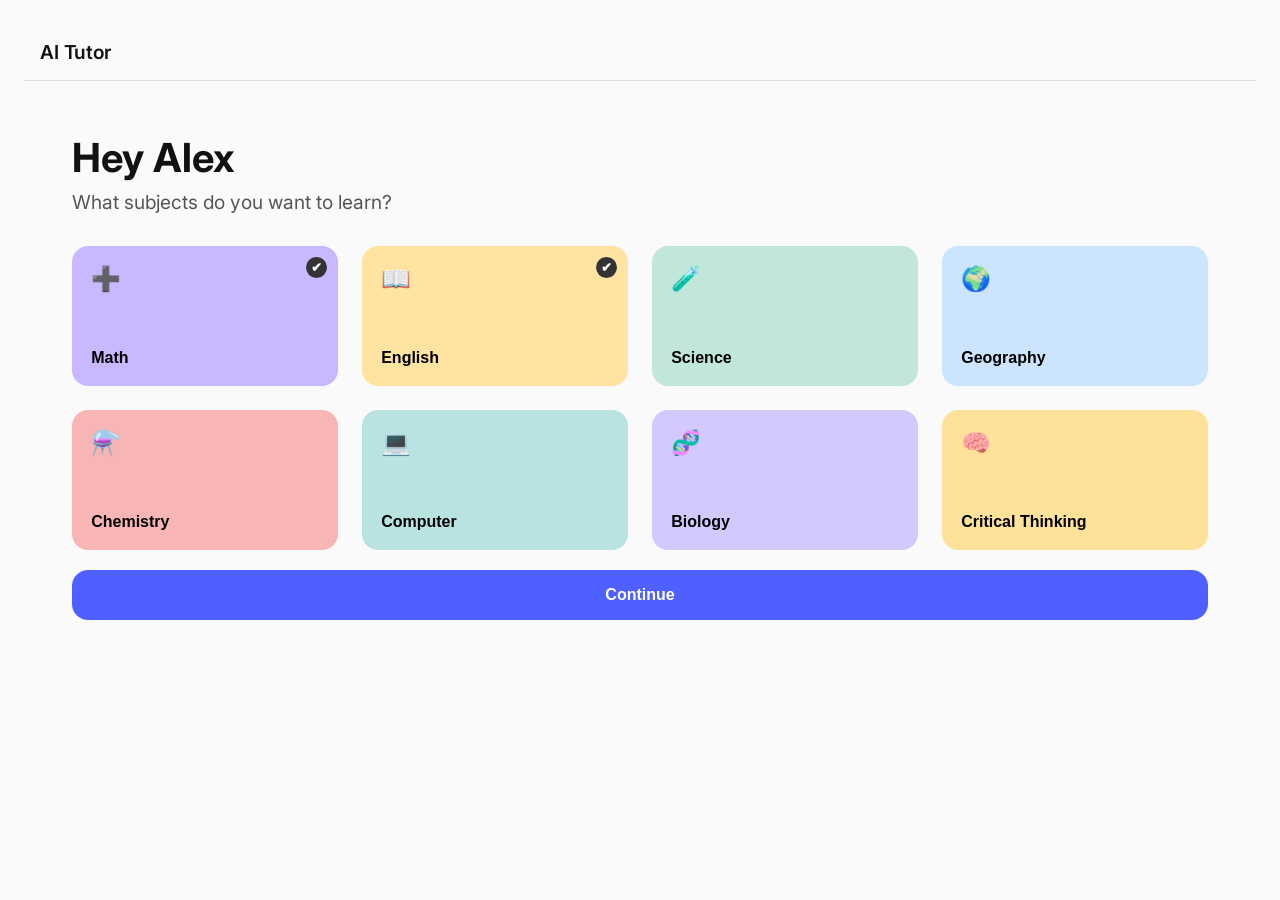
<file: index.html>
<!DOCTYPE html>
<html lang="en">

<head>
    <meta charset="UTF-8" />
    <meta name="viewport" content="width=device-width, initial-scale=1.0" />
    <title>Subject Selection</title>
    <link href="https://fonts.googleapis.com/css2?family=Inter:wght@400;600;700&display=swap" rel="stylesheet">
    <link rel="stylesheet" href="styles.css" />
    <style>
        :root {
            --primary-font: 'Inter', sans-serif;

            --color-math: #c9b7ff;
            --color-english: #ffe3a1;
            --color-science: #c1e7da;
            --color-geography: #cde4ff;
            --color-chemistry: #f7b5b5;
            --color-computer: #b8e3e0;
            --color-biology: #d3c9ff;
            --color-critical-thinking: #ffe299;

            --color-text: #111;
            --color-check: #fff;
            --color-check-bg: #333;

            --gap: 1rem;
            --card-padding: 1.2rem;
            --border-radius: 1rem;
            --transition-speed: 0.2s;
        }

        * {
            box-sizing: border-box;
            margin: 0;
            padding: 0;
        }

        body {
            font-family: var(--primary-font);
            background: #fafafa;
            padding: 1.5rem;
            color: var(--color-text);
        }

        .subject-selector__header {
            margin-bottom: 2rem;
        }

        .subject-selector__header h1 {
            font-size: 2rem;
            font-weight: 700;
            margin-bottom: 0.5rem;
        }

        .subject-selector__header p {
            font-size: 1.1rem;
            font-weight: 400;
            color: #555;
        }

        .subject-selector__grid {
            display: grid;
            grid-template-columns: 1fr 1fr;
            gap: var(--gap);
        }

        /* Subject Cards */
        .subject-card {
            position: relative;
            border: none;
            padding: var(--card-padding);
            border-radius: var(--border-radius);
            font-size: 1rem;
            text-align: left;
            font-weight: 600;
            display: flex;
            flex-direction: column;
            justify-content: space-between;
            transition: background var(--transition-speed), transform var(--transition-speed);
            cursor: pointer;
            min-height: 100px;
        }

        /* Colors by subject using data-attribute for future scalability */
        .subject-card[data-subject="math"] {
            background-color: var(--color-math);
        }

        .subject-card[data-subject="english"] {
            background-color: var(--color-english);
        }

        .subject-card[data-subject="science"] {
            background-color: var(--color-science);
        }

        .subject-card[data-subject="geography"] {
            background-color: var(--color-geography);
        }

        .subject-card[data-subject="chemistry"] {
            background-color: var(--color-chemistry);
        }

        .subject-card[data-subject="computer"] {
            background-color: var(--color-computer);
        }

        .subject-card[data-subject="biology"] {
            background-color: var(--color-biology);
        }

        .subject-card[data-subject="critical-thinking"] {
            background-color: var(--color-critical-thinking);
        }

        .subject-card__icon {
            font-size: 1.5rem;
            margin-bottom: 0.5rem;
        }

        .subject-card__label {
            font-size: 1rem;
        }

        .subject-card__check {
            position: absolute;
            top: 0.7rem;
            right: 0.7rem;
            background: var(--color-check-bg);
            color: var(--color-check);
            border-radius: 50%;
            font-size: 0.8rem;
            width: 1.3rem;
            height: 1.3rem;
            display: flex;
            align-items: center;
            justify-content: center;
        }

        .subject-card:not(.subject-card--selected) .subject-card__check {
            display: none;
        }

        .app__continue {
            padding: 1rem;
            background-color: var(--primary-color);
            color: #fff;
            font-weight: 600;
            border: none;
            width: 100%;
            border-radius: var(--border-radius);
            font-size: 1rem;
            cursor: pointer;
            transition: background-color var(--transition-speed);
        }

        .app__continue:hover,
        .app__continue:focus {
            background-color: #1749cc;
        }


        /* Hover (desktop only) */
        @media (hover: hover) {
            .subject-card:hover {
                transform: scale(1.02);
            }
        }

        /* Desktop Layout */
        @media (min-width: 768px) {
            .subject-selector {
                max-width: 1200px;
                margin: 0 auto;
                padding: 2rem;
            }

            .subject-selector__grid {
                grid-template-columns: repeat(4, 1fr);
                gap: 1.5rem;
            }

            .subject-selector__header h1 {
                font-size: 2.5rem;
            }

            .subject-selector__header p {
                font-size: 1.2rem;
            }

            .subject-card {
                min-height: 140px;
                font-size: 1.1rem;
            }
        }
    </style>
</head>

<body>
      <header class="chat__header">
      <h1 class="chat__title">AI Tutor</h1>
    </header>
    <br>
    <main class="subject-selector">
        <header class="subject-selector__header">
            <h1>Hey Alex</h1>
            <p>What subjects do you want to learn?</p>
        </header>
        <section class="subject-selector__grid">
            <button class="subject-card subject-card--selected" data-subject="math">
                <span class="subject-card__icon">➕</span>
                <span class="subject-card__label">Math</span>
                <span class="subject-card__check">✔</span>
            </button>
            <button class="subject-card subject-card--selected" data-subject="english">
                <span class="subject-card__icon">📖</span>
                <span class="subject-card__label">English</span>
                <span class="subject-card__check">✔</span>
            </button>
            <button class="subject-card" data-subject="science">
                <span class="subject-card__icon">🧪</span>
                <span class="subject-card__label">Science</span>
                <span class="subject-card__check">✔</span>
            </button>
            <button class="subject-card" data-subject="geography">
                <span class="subject-card__icon">🌍</span>
                <span class="subject-card__label">Geography</span>
                <span class="subject-card__check">✔</span>
            </button>
            <button class="subject-card" data-subject="chemistry">
                <span class="subject-card__icon">⚗️</span>
                <span class="subject-card__label">Chemistry</span>
                <span class="subject-card__check">✔</span>
            </button>
            <button class="subject-card" data-subject="computer">
                <span class="subject-card__icon">💻</span>
                <span class="subject-card__label">Computer</span>
                <span class="subject-card__check">✔</span>
            </button>
            <button class="subject-card" data-subject="biology">
                <span class="subject-card__icon">🧬</span>
                <span class="subject-card__label">Biology</span>
                <span class="subject-card__check">✔</span>
            </button>
            <button class="subject-card" data-subject="critical-thinking">
                <span class="subject-card__icon">🧠</span>
                <span class="subject-card__label">Critical Thinking</span>
                <span class="subject-card__check">✔</span>
            </button>
        </section>
        <br>
        <a href="goal.html"><button class="app__continue">Continue</button></a>
    </main>
    <script>
        document.querySelectorAll('.subject-card').forEach(card => {
            card.addEventListener('click', () => {
                card.classList.toggle('subject-card--selected');
            });
        });
    </script>
</body>

</html>
</file>
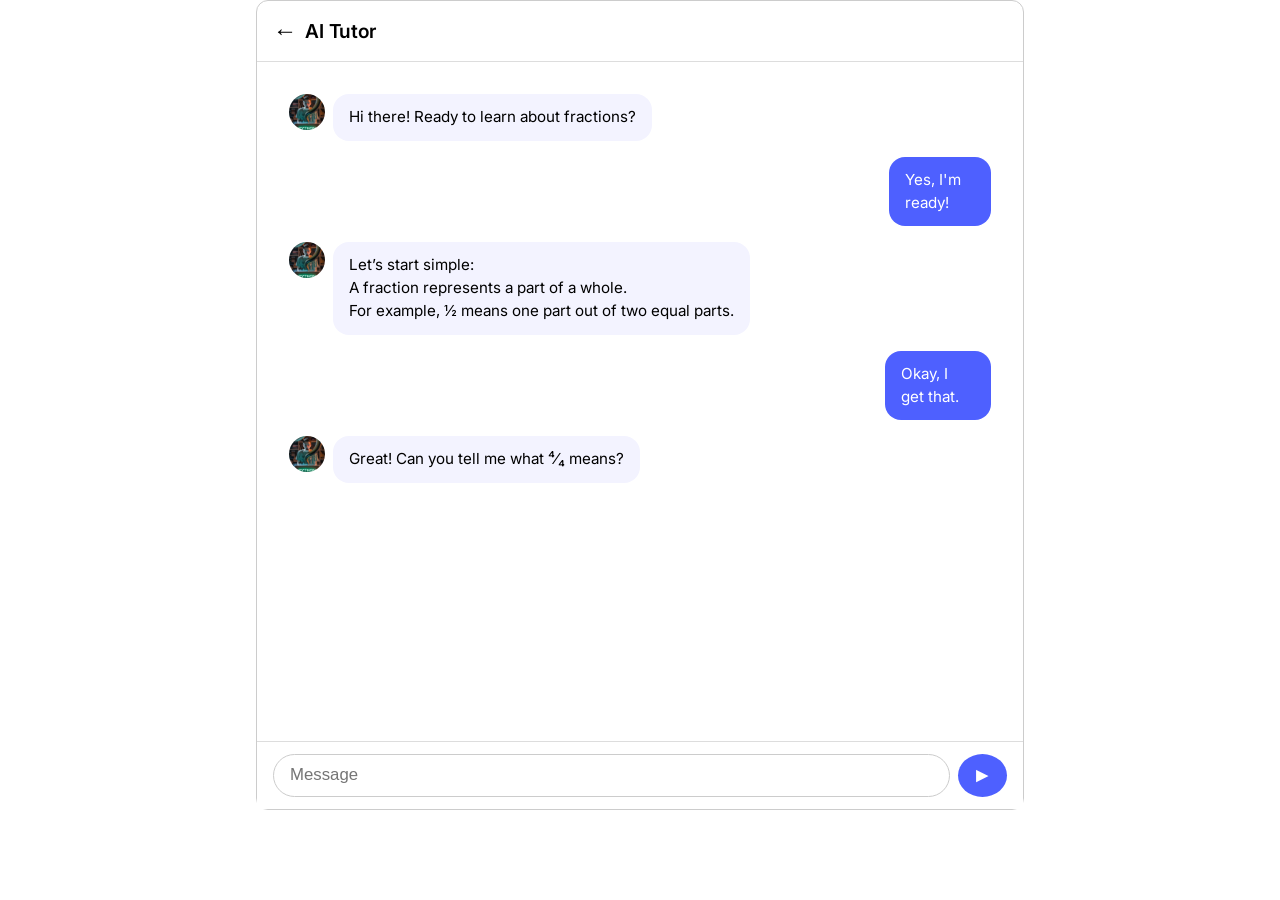
<file: chat.html>
<!DOCTYPE html>
<html lang="en">
<head>
  <meta charset="UTF-8" />
  <meta name="viewport" content="width=device-width, initial-scale=1.0" />
  <title>AI Tutor Chat</title>
  <link rel="stylesheet" href="styles.css" />
  <link href="https://fonts.googleapis.com/css2?family=Inter&display=swap" rel="stylesheet" />
</head>
<body>
  <main class="chat">
    <header class="chat__header">
      <a href="study.html"> <button class="chat__back">&#8592;</button></a>
      <h1 class="chat__title">AI Tutor</h1>
    </header>

    <section class="chat__messages">
      <article class="message message--ai">
        <img src="ai.webp" alt="AI Avatar" class="message__avatar" />
        <div class="message__bubble">
          Hi there! Ready to learn about fractions?
        </div>
      </article>

      <article class="message message--user">
        <div class="message__bubble message__bubble--user">
          Yes, I'm ready!
        </div>
      </article>

      <article class="message message--ai">
        <img src="ai.webp" alt="AI Avatar" class="message__avatar" />
        <div class="message__bubble">
          Let’s start simple:<br>
          A fraction represents a part of a whole.<br>
          For example, ½ means one part out of two equal parts.
        </div>
      </article>

      <article class="message message--user">
        <div class="message__bubble message__bubble--user">
          Okay, I get that.
        </div>
      </article>

      <article class="message message--ai">
        <img src="ai.webp" alt="AI Avatar" class="message__avatar" />
        <div class="message__bubble">
          Great! Can you tell me what ⁴⁄₄ means?
        </div>
      </article>
    </section>

    <footer class="chat__input">
      <input type="text" placeholder="Message" class="chat__field" />
      <button class="chat__send">&#9658;</button>
    </footer>
  </main>
</body>
</html>
</file>
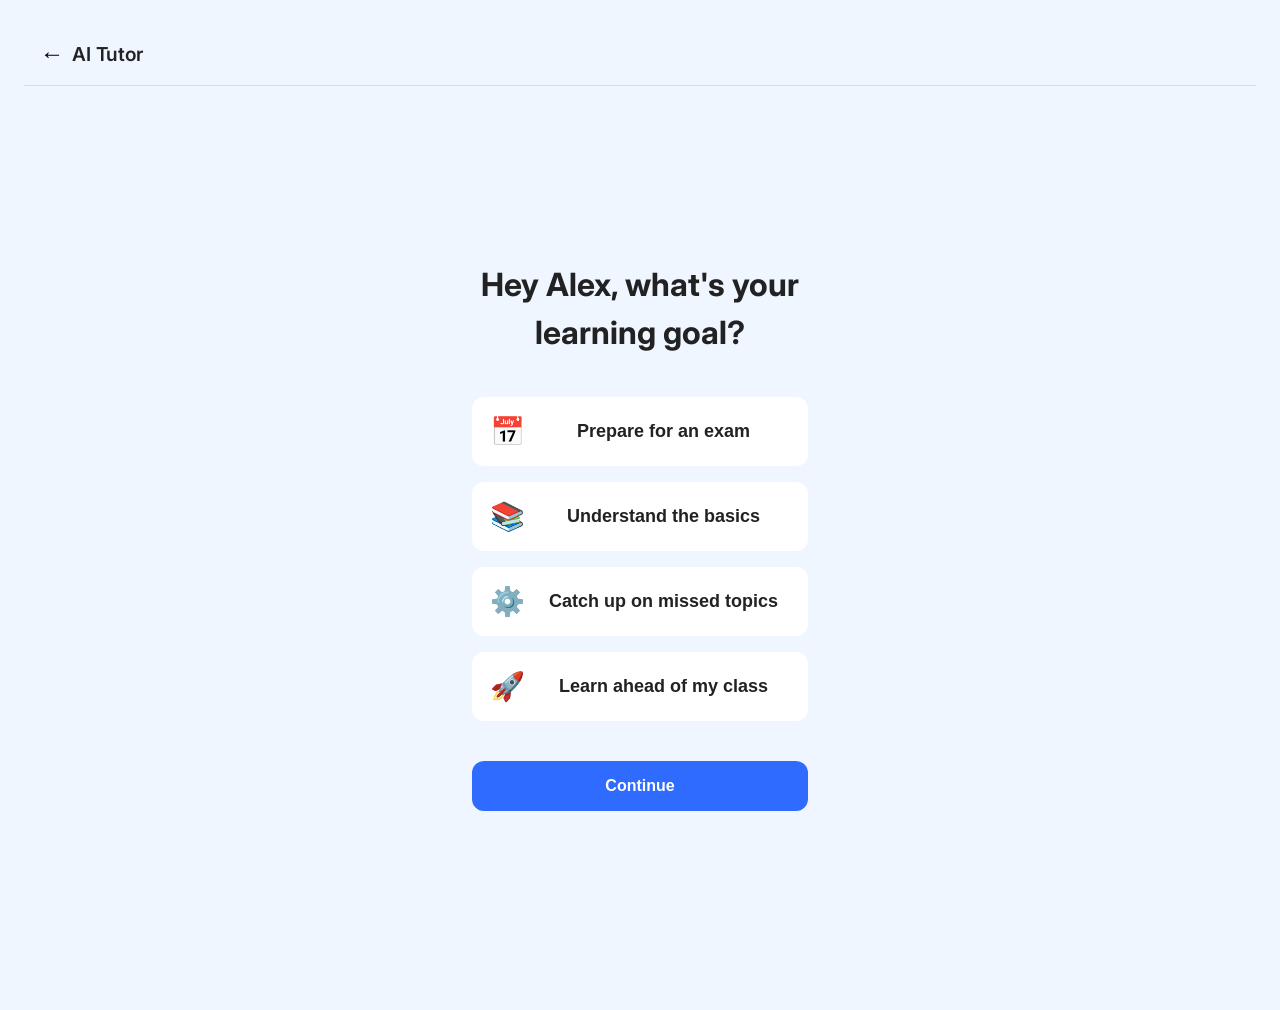
<file: goal.html>
<!DOCTYPE html>
<html lang="en">

<head>
    <meta charset="UTF-8">
    <meta name="viewport" content="width=device-width, initial-scale=1.0">
    <title>Learning Goal</title>
    <link href="https://fonts.googleapis.com/css2?family=Inter:wght@400;600;700&display=swap" rel="stylesheet">
    <link rel="stylesheet" href="styles.css">
    <style>
        :root {
            --primary-color: #2F6BFF;
            --accent-color: #FF5F3C;
            --bg-color: #F0F6FF;
            --text-color: #222;
            --font-family: 'Inter', sans-serif;
            --border-radius: 12px;
            --transition-speed: 0.2s;
        }

        * {
            box-sizing: border-box;
            margin: 0;
            padding: 0;
        }

        body {
            font-family: var(--font-family);
            background-color: var(--bg-color);
            color: var(--text-color);
            line-height: 1.5;
            padding: 1.5rem;
        }

        .app__container {
            max-width: 400px;
            margin: 0 auto;
            display: flex;
            flex-direction: column;
            gap: 2rem;
            min-height: 100vh;
            justify-content: center;
        }

        .app__heading {
            font-size: 1.5rem;
            font-weight: 700;
            text-align: center;
        }

        .app__options {
            display: flex;
            flex-direction: column;
            gap: 1rem;
        }

        .option {
            display: flex;
            align-items: center;
            padding: 1rem;
            background-color: #fff;
            border: 2px solid transparent;
            border-radius: var(--border-radius);
            font-size: 1rem;
            font-weight: 600;
            color: var(--text-color);
            cursor: pointer;
            transition: border-color var(--transition-speed), background-color var(--transition-speed);
        }

        .option:hover,
        .option:focus {
            border-color: var(--primary-color);
            background-color: #e8f0ff;
        }

        .option__icon {
            font-size: 1.5rem;
            margin-right: 0.75rem;
        }

        .option__text {
            flex: 1;
        }

        .app__continue {
            padding: 1rem;
            background-color: var(--primary-color);
            color: #fff;
            font-weight: 600;
            border: none;
            width: 100%;
            border-radius: var(--border-radius);
            font-size: 1rem;
            cursor: pointer;
            transition: background-color var(--transition-speed);
        }

        .app__continue:hover,
        .app__continue:focus {
            background-color: #1749cc;
        }

        /* Desktop breakpoint */
        @media (min-width: 768px) {
            .app__container {
                padding: 2rem;
                gap: 2.5rem;
            }

            .app__heading {
                font-size: 2rem;
            }

            .option {
                font-size: 1.125rem;
            }

            .option__icon {
                font-size: 1.75rem;
            }
        }
    </style>
</head>

<body class="app">
    <header class="chat__header">
        <a href="index.html"> <button class="chat__back">&#8592;</button></a>
        <h1 class="chat__title">AI Tutor</h1>
    </header>
    <div class="app__container">
        <h1 class="app__heading">Hey Alex, what's your learning goal?</h1>
        <div class="app__options">
            <button class="option">
                <span class="option__icon">📅</span>
                <span class="option__text">Prepare for an exam</span>
            </button>
            <button class="option">
                <span class="option__icon">📚</span>
                <span class="option__text">Understand the basics</span>
            </button>
            <button class="option">
                <span class="option__icon">⚙️</span>
                <span class="option__text">Catch up on missed topics</span>
            </button>
            <button class="option">
                <span class="option__icon">🚀</span>
                <span class="option__text">Learn ahead of my class</span>
            </button>
        </div>
        <a href="topic.html"> <button class="app__continue">Continue</button></a>
    </div>
</body>

</html>
</file>
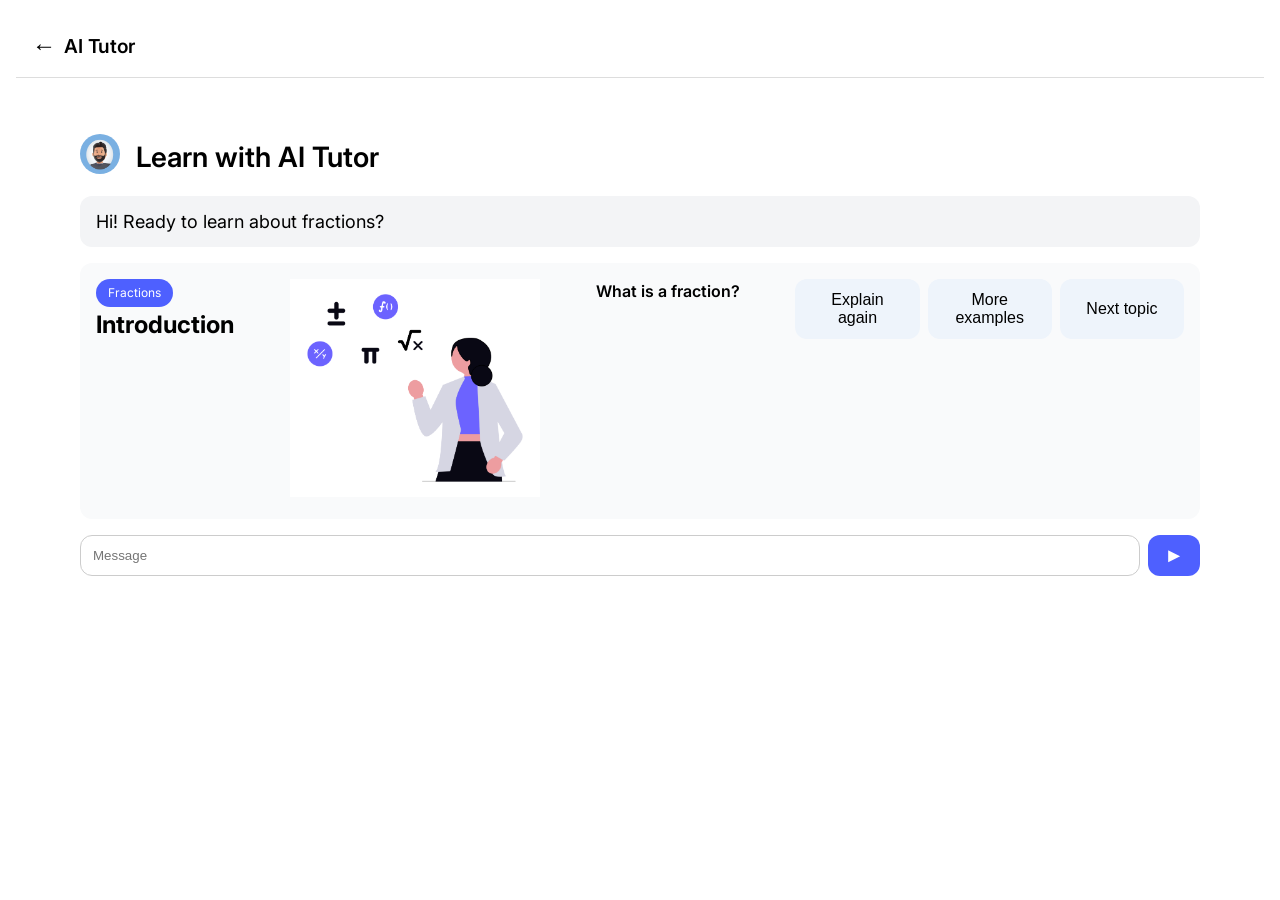
<file: learn.html>
<!DOCTYPE html>
<html lang="en">

<head>
    <meta charset="UTF-8" />
    <meta name="viewport" content="width=device-width, initial-scale=1.0" />
    <title>Learn with AI Tutor - Fractions</title>
    <link href="https://fonts.googleapis.com/css2?family=Inter:wght@400;600;700&display=swap" rel="stylesheet" />
    <style type="text/css">
        :root {
            --primary-color: #9B5DE5;
            --background: #ffffff;
            --text-dark: #222;
            --text-light: #666;
            --button-bg: #eef4fb;
            --button-hover: #dbeafe;
            --radius: 12px;
            --font-main: 'Inter', sans-serif;
        }

        * {
            margin: 0;
            padding: 0;
            box-sizing: border-box;
        }

        body {
            font-family: var(--font-main);
            background: var(--background);
            color: var(--text-dark);
            line-height: 1.5;
            padding: 1rem;
        }

        .tutor {
            max-width: 480px;
            margin: 0 auto;
            display: flex;
            flex-direction: column;
            gap: 1rem;
        }

        .tutor__header {
            display: flex;
            align-items: center;
            gap: 1rem;
        }

        .tutor__avatar {
            border-radius: 50%;
            width: 40px;
            height: 40px;
        }

        .tutor__title {
            font-size: 1.25rem;
            font-weight: 600;
        }

        .tutor__message {
            background: #f3f4f6;
            padding: 0.75rem 1rem;
            border-radius: var(--radius);
        }

        .lesson {
            background: #f9fafb;
            padding: 1rem;
            border-radius: var(--radius);
            display: flex;
            flex-direction: column;
            gap: 1rem;
        }

        .lesson__tag {
            background: var(--primary-color);
            color: #fff;
            font-size: 0.75rem;
            padding: 0.3rem 0.75rem;
            border-radius: 999px;
            display: inline-block;
        }

        .lesson__title {
            font-size: 1.5rem;
            font-weight: 700;
        }

        .lesson__illustration img {
            width: 100%;
            max-width: 100%;
        }

        .lesson__question {
            font-weight: 600;
            font-size: 1rem;
        }

        .lesson__actions {
            display: flex;
            flex-direction: column;
            gap: 0.5rem;
        }

        .lesson__actions button {
            background: var(--button-bg);
            border: none;
            padding: 0.75rem 1rem;
            font-size: 1rem;
            border-radius: var(--radius);
            cursor: pointer;
            transition: background 0.3s;
        }

        .lesson__actions button:hover {
            background: var(--button-hover);
        }

        .tutor__input {
            display: flex;
            gap: 0.5rem;
            margin-top: auto;
        }

        .tutor__input input {
            flex: 1;
            padding: 0.75rem;
            border: 1px solid #ccc;
            border-radius: var(--radius);
        }

        .tutor__input button {
            background: var(--primary-color);
            color: #fff;
            border: none;
            padding: 0 1rem;
            border-radius: var(--radius);
            font-size: 1.25rem;
            cursor: pointer;
        }

        /* 🌐 Desktop View */
        @media (min-width: 768px) {
            .tutor {
                max-width: none;
                width: 100%;
                padding: 2rem 4rem;
            }

            .lesson {
                flex-direction: row;
                align-items: flex-start;
                justify-content: space-between;
                gap: 2rem;
            }

            .lesson__illustration img {
                max-width: 250px;
            }

            .lesson__content {
                flex: 1;
            }

            .lesson__actions {
                flex-direction: row;
                justify-content: space-between;
            }

            .lesson__actions button {
                flex: 1;
            }

            .tutor__message {
                font-size: 1.125rem;
            }

            .tutor__title {
                font-size: 1.75rem;
            }
        }
    </style>
    <link rel="stylesheet" href="styles.css" />
</head>

<body>
    <header class="chat__header">
        <a href="study.html"> <button class="chat__back">&#8592;</button></a>
        <h1 class="chat__title">AI Tutor</h1>
    </header>
    <br>
    <main class="tutor">
        <header class="tutor__header">
            <a href="chat.html"> <img src="ava.webp" alt="User Avatar" class="tutor__avatar" /></a>
            <h1 class="tutor__title">Learn with AI Tutor</h1>
        </header>

        <section class="tutor__message">
            <p>Hi! Ready to learn about fractions?</p>
        </section>

        <section class="lesson">
            <div class="lesson__header">
                <span class="lesson__tag">Fractions</span>
                <h2 class="lesson__title">Introduction</h2>
            </div>

            <div class="lesson__illustration">
                <img src="math.png" alt="Fraction Illustration" />
            </div>

            <h3 class="lesson__question">What is a fraction?</h3>

            <div class="lesson__actions">
                <button>Explain again</button>
                <button>More examples</button>
                <button>Next topic</button>
            </div>
        </section>

        <footer class="tutor__input">
            <input type="text" placeholder="Message" />
            <button>&#9658;</button>
        </footer>
    </main>
</body>

</html>
</file>
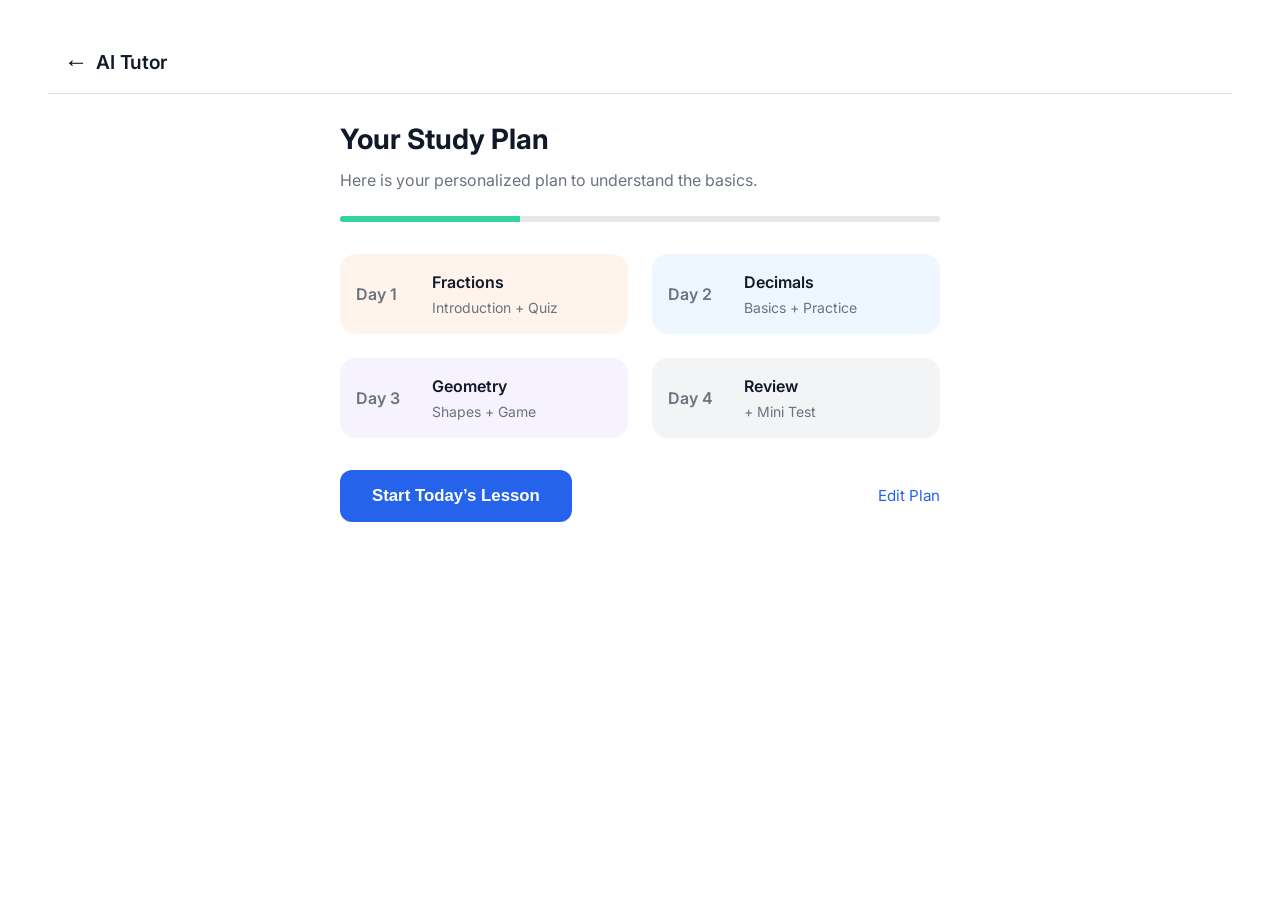
<file: study.html>
<!DOCTYPE html>
<html lang="en">

<head>
    <meta charset="UTF-8" />
    <meta name="viewport" content="width=device-width, initial-scale=1.0" />
    <title>Study Plan</title>
    <link rel="stylesheet" href="styles.css" />
    <link href="https://fonts.googleapis.com/css2?family=Inter:wght@400;600;700&display=swap" rel="stylesheet">

    <style type="text/css">
        :root {
            --primary-color: #2563eb;
            --text-color: #111827;
            --muted-text: #6b7280;
            --bg: #ffffff;
            --card-radius: 1rem;

            --day-peach: #fff4eb;
            --day-blue: #eef7ff;
            --day-purple: #f6f3ff;
            --day-gray: #f2f4f6;
        }

        * {
            box-sizing: border-box;
            margin: 0;
            padding: 0;
        }

        body {
            font-family: 'Inter', sans-serif;
            background: var(--bg);
            color: var(--text-color);
            line-height: 1.5;
            padding: 1.5rem;
        }

        .study {
            max-width: 600px;
            margin: 0 auto;
        }

        .study__title {
            font-size: 1.75rem;
            font-weight: 700;
            margin-bottom: 0.5rem;
        }

        .study__description {
            color: var(--muted-text);
            font-size: 1rem;
            margin-bottom: 1.5rem;
        }

        .study__progress {
            background: #e5e7eb;
            border-radius: 999px;
            height: 6px;
            margin-bottom: 2rem;
            overflow: hidden;
        }

        .study__progress-bar {
            height: 100%;
            width: 30%;
            background-color: #34d399;
        }

        .study__days {
            display: flex;
            flex-direction: column;
            gap: 1rem;
            margin-bottom: 2rem;
        }

        .study__card {
            display: flex;
            align-items: center;
            padding: 1rem;
            border-radius: var(--card-radius);
            background-color: var(--day-gray);
        }

        .card--peach {
            background-color: var(--day-peach);
        }

        .card--blue {
            background-color: var(--day-blue);
        }

        .card--purple {
            background-color: var(--day-purple);
        }

        .card--gray {
            background-color: var(--day-gray);
        }

        .study__day {
            font-weight: 600;
            margin-right: 1rem;
            color: var(--muted-text);
            min-width: 60px;
        }

        .study__content h3 {
            font-size: 1rem;
            font-weight: 600;
            margin-bottom: 0.2rem;
        }

        .study__content p {
            font-size: 0.875rem;
            color: var(--muted-text);
        }

        .study__actions {
            display: flex;
            flex-direction: column;
            align-items: center;
            gap: 1rem;
        }

        .btn-primary {
            background: var(--primary-color);
            color: #fff;
            font-weight: 600;
            border: none;
            padding: 0.9rem 1.5rem;
            font-size: 1rem;
            border-radius: 0.75rem;
            cursor: pointer;
            transition: background 0.3s ease;
        }

        .btn-primary:hover {
            background: #1e40af;
        }

        .link-edit {
            font-size: 0.95rem;
            color: var(--primary-color);
            text-decoration: none;
        }

        .link-edit:hover {
            text-decoration: underline;
        }

        /* Desktop Enhancer */
        @media (min-width: 768px) {
            body {
                padding: 2rem 3rem;
            }

            .study__days {
                display: grid;
                grid-template-columns: 1fr 1fr;
                gap: 1.5rem;
            }

            .study__actions {
                flex-direction: row;
                justify-content: space-between;
                align-items: center;
            }

            .btn-primary {
                font-size: 1.05rem;
                padding: 1rem 2rem;
            }
        }
    </style>
</head>

<body>
    <header class="chat__header">
        <a href="learn.html"> <button class="chat__back">&#8592;</button></a>
        <h1 class="chat__title">AI Tutor</h1>
    </header>
    <br>
    <main class="study">
        <section class="study__intro">
            <h1 class="study__title">Your Study Plan</h1>
            <p class="study__description">Here is your personalized plan to understand the basics.</p>
            <div class="study__progress">
                <div class="study__progress-bar"></div>
            </div>
        </section>

        <section class="study__days">
            <div class="study__card card--peach">
                <div class="study__day">Day 1</div>
                <div class="study__content">
                    <h3>Fractions</h3>
                    <p>Introduction + Quiz</p>
                </div>
            </div>

            <div class="study__card card--blue">
                <div class="study__day">Day 2</div>
                <div class="study__content">
                    <h3>Decimals</h3>
                    <p>Basics + Practice</p>
                </div>
            </div>

            <div class="study__card card--purple">
                <div class="study__day">Day 3</div>
                <div class="study__content">
                    <h3>Geometry</h3>
                    <p>Shapes + Game</p>
                </div>
            </div>

            <div class="study__card card--gray">
                <div class="study__day">Day 4</div>
                <div class="study__content">
                    <h3>Review</h3>
                    <p>+ Mini Test</p>
                </div>
            </div>
        </section>

        <div class="study__actions">
            <a href="learn.html"><button class="btn-primary">Start Today’s Lesson</button></a>
            <a href="#" class="link-edit">Edit Plan</a>
        </div>
    </main>
</body>

</html>
</file>
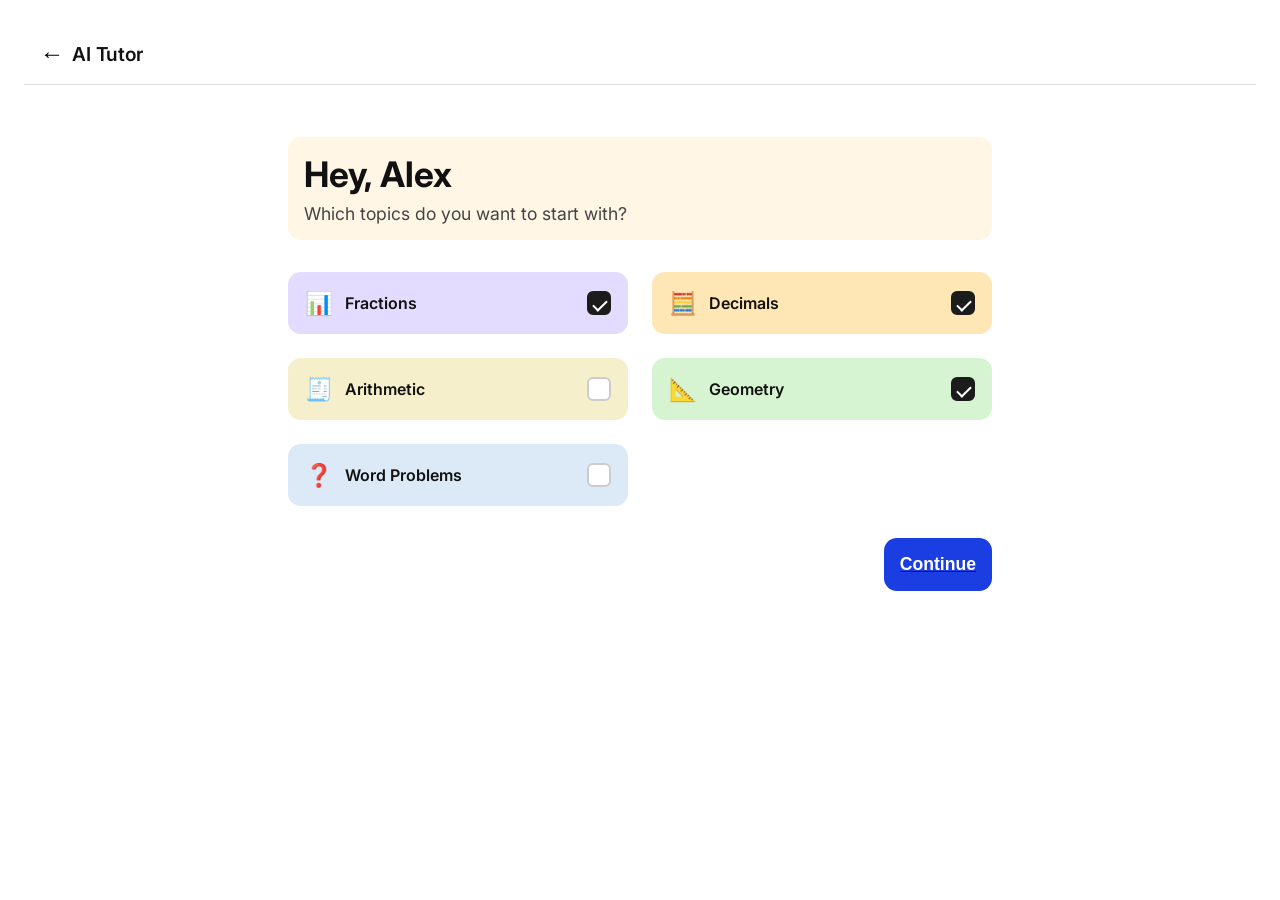
<file: topic.html>
<!DOCTYPE html>
<html lang="en">

<head>
    <meta charset="UTF-8" />
    <meta name="viewport" content="width=device-width, initial-scale=1.0" />
    <title>Select Topics</title>
    <link href="https://fonts.googleapis.com/css2?family=Inter:wght@400;600;700&display=swap" rel="stylesheet">
    <link rel="stylesheet" href="styles.css" />
    <style>
        :root {
            --font-family: 'Inter', sans-serif;

            --color-text: #111;
            --color-bg: #fff;
            --color-bg-intro: #fff6e6;

            --color-violet: #e4dcff;
            --color-orange: #ffe6b5;
            --color-beige: #f5f0cb;
            --color-green: #d6f4d1;
            --color-blue: #dce9f6;

            --color-checkbox-selected: #1c1c1c;
            --color-checkbox-unselected: #ccc;

            --radius: 0.8rem;
            --gap: 1rem;
            --padding: 1rem;
            --transition: 0.2s ease;
        }

        * {
            box-sizing: border-box;
            margin: 0;
            padding: 0;
        }

        body {
            font-family: var(--font-family);
            background: var(--color-bg);
            padding: 1.5rem;
            color: var(--color-text);
        }

        .topics__intro {
            background-color: var(--color-bg-intro);
            padding: var(--padding);
            border-radius: var(--radius);
            margin-bottom: 2rem;
        }

        .topics__intro h1 {
            font-size: 1.8rem;
            font-weight: 700;
            margin-bottom: 0.5rem;
        }

        .topics__intro p {
            font-size: 1.1rem;
            color: #444;
        }

        .topics__list {
            display: flex;
            flex-direction: column;
            gap: var(--gap);
            margin-bottom: 2rem;
        }

        .topic-card {
            display: flex;
            align-items: center;
            justify-content: space-between;
            padding: var(--padding);
            border-radius: var(--radius);
            border: 1px solid transparent;
            cursor: pointer;
            transition: background var(--transition), border var(--transition);
            position: relative;
        }

        .topic-card input[type="checkbox"] {
            display: none;
        }

        .topic-card .checkmark {
            width: 24px;
            height: 24px;
            border-radius: 6px;
            background-color: #fff;
            border: 2px solid var(--color-checkbox-unselected);
            position: relative;
            flex-shrink: 0;
        }

        .topic-card input:checked+.checkmark {
            background-color: var(--color-checkbox-selected);
            border-color: var(--color-checkbox-selected);
        }

        .topic-card input:checked+.checkmark::after {
            content: "";
            position: absolute;
            top: 4px;
            left: 7px;
            width: 6px;
            height: 12px;
            border: solid white;
            border-width: 0 2px 2px 0;
            transform: rotate(45deg);
        }

        .topic-card__left {
            display: flex;
            align-items: center;
            gap: 0.75rem;
        }

        .topic-card__icon {
            font-size: 1.4rem;
        }

        .topic-card__label {
            font-size: 1rem;
            font-weight: 600;
        }

        /* Card Colors */
        .topic-card--violet {
            background-color: var(--color-violet);
        }

        .topic-card--orange {
            background-color: var(--color-orange);
        }

        .topic-card--beige {
            background-color: var(--color-beige);
        }

        .topic-card--green {
            background-color: var(--color-green);
        }

        .topic-card--blue {
            background-color: var(--color-blue);
        }

        .topics__continue {
            width: 100%;
            background-color: #1a3ee2;
            color: #fff;
            padding: 1rem;
            font-size: 1.1rem;
            font-weight: 600;
            border: none;
            border-radius: var(--radius);
            cursor: pointer;
            transition: background var(--transition);
        }

        .topics__continue:hover {
            background-color: #112fb5;
        }

        /* Responsive Desktop Layout */
        @media (min-width: 768px) {
            .topics {
                max-width: 768px;
                margin: 0 auto;
                padding: 2rem;
            }

            .topics__list {
                grid-template-columns: repeat(2, 1fr);
                display: grid;
                gap: 1.5rem;
            }

            .topics__intro h1 {
                font-size: 2.2rem;
            }

            .topics__continue {
                width: auto;
                display: block;
                margin-left: auto;
            }
        }
    </style>
</head>

<body>
    <header class="chat__header">
        <a href="goal.html"> <button class="chat__back">&#8592;</button></a>
        <h1 class="chat__title">AI Tutor</h1>
    </header>
    <br>
    <main class="topics">

        <section class="topics__intro">
            <h1>Hey, Alex</h1>
            <p>Which topics do you want to start with?</p>
        </section>

        <section class="topics__list">
            <label class="topic-card topic-card--violet">
                <div class="topic-card__left">
                    <span class="topic-card__icon">📊</span>
                    <span class="topic-card__label">Fractions</span>
                </div>
                <input type="checkbox" checked />
                <span class="checkmark"></span>
            </label>

            <label class="topic-card topic-card--orange">
                <div class="topic-card__left">
                    <span class="topic-card__icon">🧮</span>
                    <span class="topic-card__label">Decimals</span>
                </div>
                <input type="checkbox" checked />
                <span class="checkmark"></span>
            </label>

            <label class="topic-card topic-card--beige">
                <div class="topic-card__left">
                    <span class="topic-card__icon">🧾</span>
                    <span class="topic-card__label">Arithmetic</span>
                </div>
                <input type="checkbox" />
                <span class="checkmark"></span>
            </label>

            <label class="topic-card topic-card--green">
                <div class="topic-card__left">
                    <span class="topic-card__icon">📐</span>
                    <span class="topic-card__label">Geometry</span>
                </div>
                <input type="checkbox" checked />
                <span class="checkmark"></span>
            </label>

            <label class="topic-card topic-card--blue">
                <div class="topic-card__left">
                    <span class="topic-card__icon">❓</span>
                    <span class="topic-card__label">Word Problems</span>
                </div>
                <input type="checkbox" />
                <span class="checkmark"></span>
            </label>
        </section>

        <a href="study.html"> <button class="topics__continue">Continue</button></a>
    </main>
</body>

</html>
</file>
<file: styles.css>
:root {
  --primary-color: #4e60ff;
  --ai-bubble-color: #f3f3ff;
  --user-bubble-color: var(--primary-color);
  --text-color: #000;
  --font-family: 'Inter', sans-serif;
  --bubble-radius: 16px;
  --max-width: 768px;
}

* {
  box-sizing: border-box;
  margin: 0;
  padding: 0;
}

body {
  font-family: var(--font-family);
  background-color: #ffffff;
  color: var(--text-color);
}

.chat {
  max-width: var(--max-width);
  margin: 0 auto;
  display: flex;
  flex-direction: column;
  height: 100vh;
}

.chat__header {
  display: flex;
  align-items: center;
  padding: 1rem;
  border-bottom: 1px solid #ddd;
}

.chat__back {
  font-size: 1.5rem;
  background: none;
  border: none;
  margin-right: 0.5rem;
  cursor: pointer;
}

.chat__title {
  font-size: 1.2rem;
  font-weight: 600;
}

.chat__messages {
  flex: 1;
  overflow-y: auto;
  padding: 1rem;
  display: flex;
  flex-direction: column;
  gap: 1rem;
}

.message {
  display: flex;
  align-items: flex-start;
  gap: 0.5rem;
}

.message--user {
  flex-direction: row-reverse;
  align-self: flex-end;
}

.message__avatar {
  width: 36px;
  height: 36px;
  border-radius: 50%;
  object-fit: cover;
}

.message__bubble {
  max-width: 75%;
  background-color: var(--ai-bubble-color);
  padding: 0.75rem 1rem;
  border-radius: var(--bubble-radius);
  font-size: 0.95rem;
  line-height: 1.5;
}

.message__bubble--user {
  background-color: var(--user-bubble-color);
  color: white;
}

.chat__input {
  display: flex;
  padding: 0.75rem 1rem;
  border-top: 1px solid #ddd;
  background: #fff;
}

.chat__field {
  flex: 1;
  padding: 0.6rem 1rem;
  border: 1px solid #ccc;
  border-radius: 24px;
  font-size: 1rem;
  outline: none;
}

.chat__send {
  background-color: var(--primary-color);
  color: white;
  border: none;
  margin-left: 0.5rem;
  padding: 0.6rem 0.9rem;
  border-radius: 50%;
  font-size: 1.1rem;
  cursor: pointer;
  transition: background-color 0.3s ease;
}

.chat__send:hover {
  background-color: #3d4ad8;
}

/* Desktop: min-width 768px */
@media (min-width: 768px) {
  .chat {
    border: 1px solid #ccc;
    border-radius: 12px;
    height: 90vh;
  }

  .chat__messages {
    padding: 2rem;
  }

  .chat__field {
    font-size: 1.05rem;
  }

  .chat__send {
    font-size: 1.3rem;
  }
}
</file>
